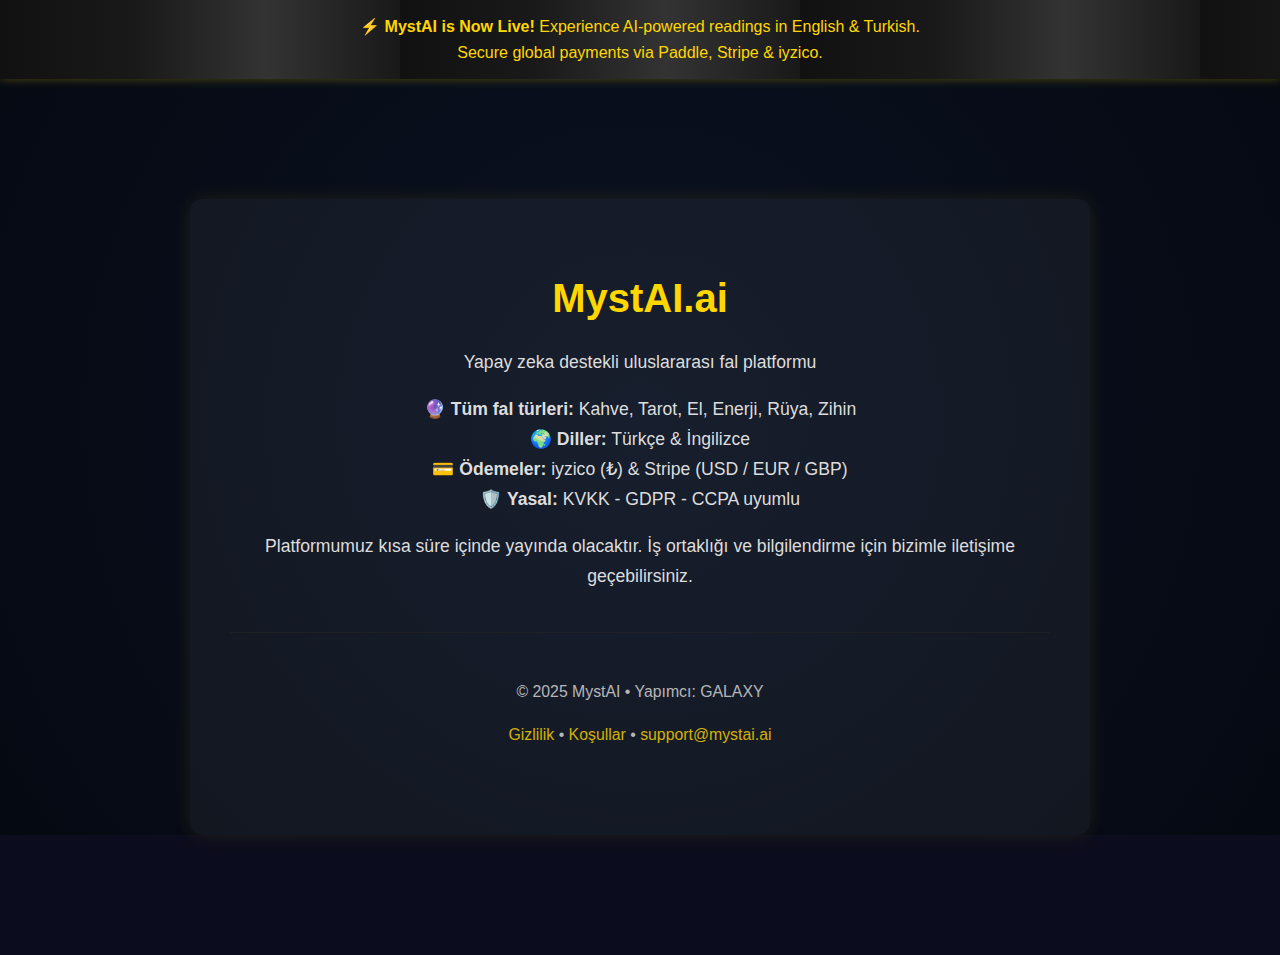
<file: index.html>
<!DOCTYPE html>
<html lang="en">
<head>
  <meta charset="UTF-8" />
  <meta name="viewport" content="width=device-width, initial-scale=1.0" />
  <title>MystAI.ai - AI-Powered Fortune Platform</title>
  <link rel="stylesheet" href="assets/styles.css" />
  <style>
    body {
      margin: 0;
      font-family: "Poppins", sans-serif;
      background: radial-gradient(circle at center, #0b1222, #050912);
      color: #fff;
      text-align: center;
    }

    .container {
      max-width: 900px;
      margin: 120px auto;
      padding: 40px;
      background: rgba(255, 255, 255, 0.05);
      border-radius: 12px;
      box-shadow: 0 0 20px rgba(255, 215, 0, 0.1);
    }

    h1 {
      color: #ffd700;
      font-size: 2.5em;
      margin-bottom: 10px;
    }

    p {
      line-height: 1.7em;
      font-size: 1.1em;
      color: #ddd;
    }

    footer {
      margin-top: 40px;
      font-size: 0.9em;
      color: #aaa;
    }

    a {
      color: #ffd700;
      text-decoration: none;
    }
    a:hover {
      text-decoration: underline;
    }

    /* Altın Banner Efekti */
    #status-banner {
      color: #ffd700;
      text-align: center;
      padding: 14px 20px;
      font-size: 16px;
      font-weight: 500;
      background: linear-gradient(90deg, #111, #191919, #333, #191919);
      background-size: 400px 100%;
      animation: shimmer 4s infinite linear;
      box-shadow: 0 0 10px rgba(255, 215, 0, 0.3);
    }

    @keyframes shimmer {
      0% { background-position: -200px 0; }
      100% { background-position: 200px 0; }
    }
  </style>
</head>
<body>

  <!-- 🟡 MystAI Dynamic Status Banner -->
  <script>
    const isLive = true; // Paddle onayı geldiğinde true kalacak

    const betaMessage = `
      <div id="status-banner">
        ⚡ <strong>MystAI Beta Notice:</strong> Our AI-powered fortune platform is in private beta.
        Public launch will follow Paddle compliance review.
      </div>
    `;

    const liveMessage = `
      <div id="status-banner">
        ⚡ <strong>MystAI is Now Live!</strong> Experience AI-powered readings in English & Turkish.<br>
        Secure global payments via Paddle, Stripe & iyzico.
      </div>
    `;

    document.addEventListener("DOMContentLoaded", () => {
      document.body.insertAdjacentHTML("afterbegin", isLive ? liveMessage : betaMessage);
    });
  </script>

  <div class="container">
    <h1>MystAI.ai</h1>
    <p>Yapay zeka destekli uluslararası fal platformu</p>

    <p>
      🔮 <strong>Tüm fal türleri:</strong> Kahve, Tarot, El, Enerji, Rüya, Zihin <br>
      🌍 <strong>Diller:</strong> Türkçe & İngilizce <br>
      💳 <strong>Ödemeler:</strong> iyzico (₺) & Stripe (USD / EUR / GBP) <br>
      🛡️ <strong>Yasal:</strong> KVKK - GDPR - CCPA uyumlu
    </p>

    <p>
      Platformumuz kısa süre içinde yayında olacaktır. İş ortaklığı ve bilgilendirme için bizimle iletişime geçebilirsiniz.
    </p>

    <footer>
      <p>© 2025 MystAI • Yapımcı: GALAXY</p>
      <p>
        <a href="privacy.html">Gizlilik</a> • 
        <a href="terms.html">Koşullar</a> • 
        <a href="mailto:support@mystai.ai">support@mystai.ai</a>
      </p>
    </footer>
  </div>
</body>
</html>
</file>
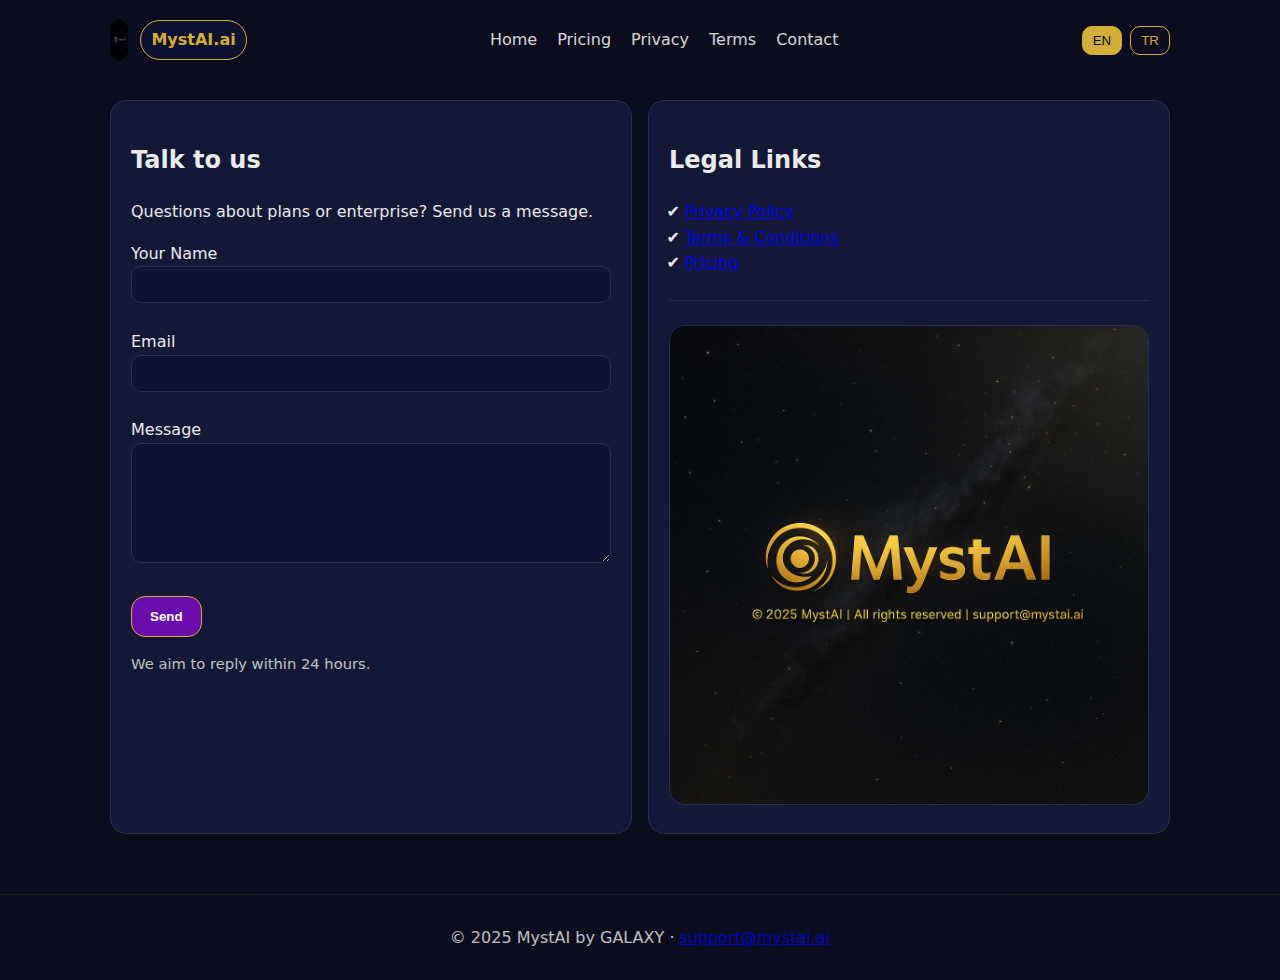
<file: contact.html>
<!DOCTYPE html><html lang="en"><head>
<meta charset="UTF-8"><meta name="viewport" content="width=device-width, initial-scale=1.0">
<title>MystAI — Contact</title><link rel="stylesheet" href="assets/styles.css"></head><body>
<nav class="container"><div class="brand"><img class="logo" src="assets/logo.jpg" alt="MystAI logo"><span class="badge">MystAI.ai</span></div>
<div><a href="index.html" data-i18n="nav_home">Home</a><a href="pricing.html" data-i18n="nav_pricing">Pricing</a><a href="privacy.html" data-i18n="nav_privacy">Privacy</a><a href="terms.html" data-i18n="nav_terms">Terms</a><a href="contact.html" data-i18n="nav_contact">Contact</a></div>
<div class="lang"><button id="enBtn" onclick="setLang('en')">EN</button><button id="trBtn" onclick="setLang('tr')">TR</button></div></nav>
<section class="container"><div class="grid-2">
<div class="card"><h2 data-i18n="talk">Talk to us</h2><p data-i18n="desc">Questions about plans or enterprise? Send us a message.</p>
<form action="mailto:support@mystai.ai" method="post" enctype="text/plain">
<label data-i18n="name">Your Name</label><br><input style="width:100%;padding:10px;border-radius:10px;border:1px solid #2a2d55;background:#0f1130;color:#fff" name="name" required><br><br>
<label data-i18n="email">Email</label><br><input type="email" style="width:100%;padding:10px;border-radius:10px;border:1px solid #2a2d55;background:#0f1130;color:#fff" name="email" required><br><br>
<label data-i18n="msg">Message</label><br><textarea style="width:100%;height:120px;padding:10px;border-radius:10px;border:1px solid #2a2d55;background:#0f1130;color:#fff" name="message" required></textarea><br><br>
<button class="btn" type="submit" data-i18n="send">Send</button></form>
<p class="small" style="opacity:.8" data-i18n="note">We aim to reply within 24 hours.</p></div>
<div class="card"><h2 data-i18n="legal">Legal Links</h2><ul class="check">
<li><a href="privacy.html">Privacy Policy</a></li><li><a href="terms.html">Terms & Conditions</a></li><li><a href="pricing.html">Pricing</a></li></ul>
<hr class="sep"><img class="responsive" src="assets/footer.png" alt="MystAI"></div></div></section>
<footer>© 2025 MystAI by GALAXY · <a href="mailto:support@mystai.ai">support@mystai.ai</a></footer>
<script>
const translations={nav_home:{en:"Home",tr:"Ana Sayfa"},nav_pricing:{en:"Pricing",tr:"Ücretlendirme"},nav_privacy:{en:"Privacy",tr:"Gizlilik"},nav_terms:{en:"Terms",tr:"Şartlar"},nav_contact:{en:"Contact",tr:"İletişim"},
talk:{en:"Talk to us",tr:"Bizimle iletişime geçin"},desc:{en:"Questions about plans or enterprise? Send us a message.",tr:"Planlar veya kurumsal çözümler hakkında sorunuz mu var? Bize yazın."},
name:{en:"Your Name",tr:"Adınız"},email:{en:"Email",tr:"E-posta"},msg:{en:"Message",tr:"Mesaj"},send:{en:"Send",tr:"Gönder"},note:{en:"We aim to reply within 24 hours.",tr:"24 saat içinde yanıtlamayı hedefliyoruz."},
legal:{en:"Legal Links",tr:"Yasal Bağlantılar"}};
</script><script>function setLang(lang){
  document.querySelectorAll('[data-i18n]').forEach(el=>{
    const key=el.getAttribute('data-i18n');const tr=translations[key]||{};
    el.innerText=(lang==='tr'?tr.tr:tr.en)||el.innerText;});
  document.querySelectorAll('[data-i18n-html]').forEach(el=>{
    const key=el.getAttribute('data-i18n-html');const tr=translations[key]||{};
    el.innerHTML=(lang==='tr'?tr.tr:tr.en)||el.innerHTML;});
  document.querySelectorAll('.lang button').forEach(b=>b.classList.remove('active'));
  document.getElementById(lang+'Btn').classList.add('active');
  localStorage.setItem('mystai_lang',lang);
}
const stored=localStorage.getItem('mystai_lang')||'en';
document.addEventListener('DOMContentLoaded',()=>setLang(stored));</script></body></html>
</file>
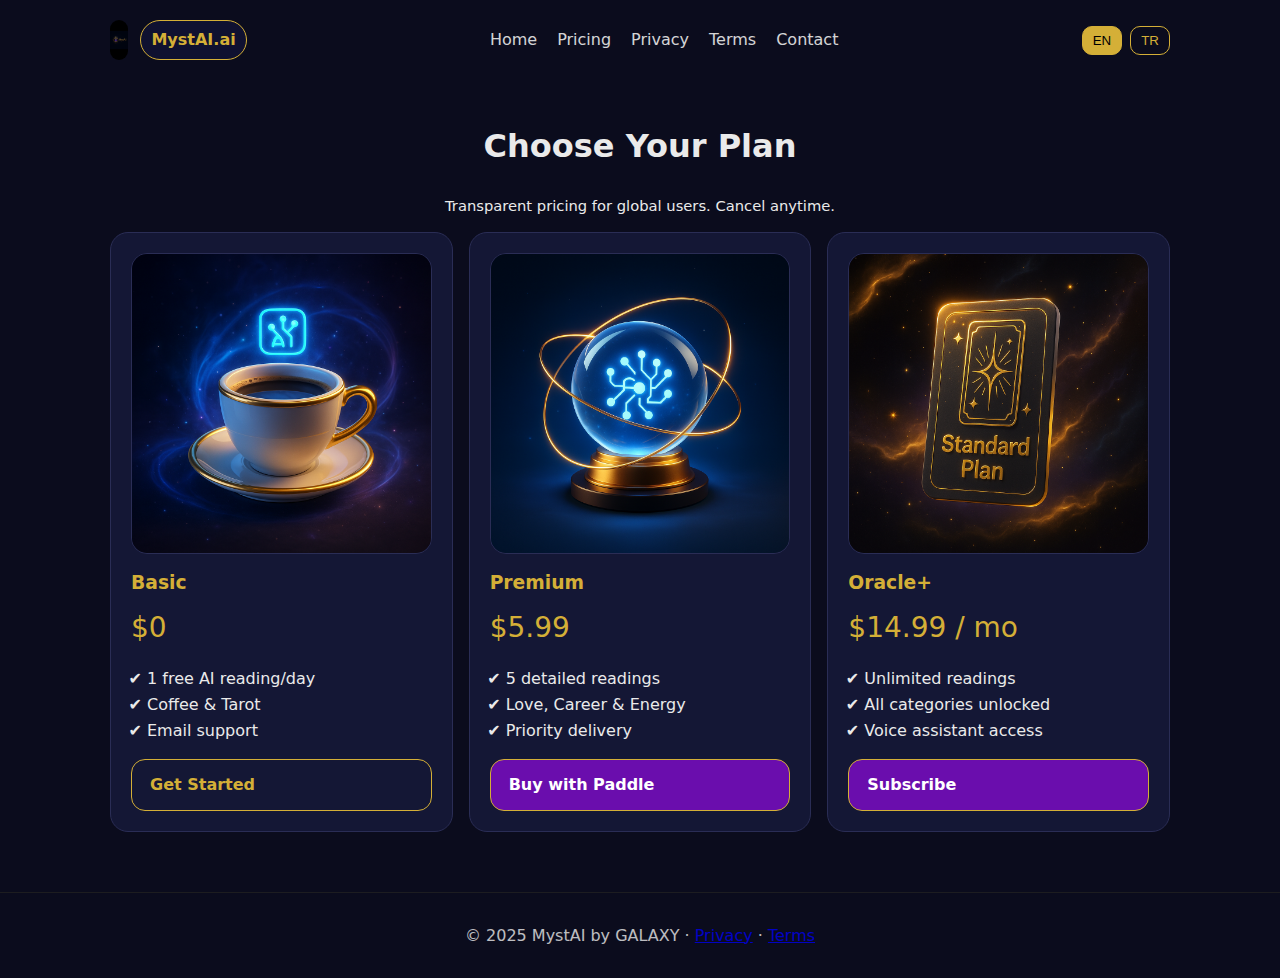
<file: pricing.html>
<!DOCTYPE html><html lang="en"><head>
<meta charset="UTF-8"><meta name="viewport" content="width=device-width, initial-scale=1.0">
<title>MystAI — Pricing</title><link rel="stylesheet" href="assets/styles.css"></head><body>
<nav class="container"><div class="brand"><img class="logo" src="assets/logo.jpg" alt="MystAI logo"><span class="badge">MystAI.ai</span></div>
<div><a href="index.html" data-i18n="nav_home">Home</a><a href="pricing.html" data-i18n="nav_pricing">Pricing</a><a href="privacy.html" data-i18n="nav_privacy">Privacy</a><a href="terms.html" data-i18n="nav_terms">Terms</a><a href="contact.html" data-i18n="nav_contact">Contact</a></div>
<div class="lang"><button id="enBtn" onclick="setLang('en')">EN</button><button id="trBtn" onclick="setLang('tr')">TR</button></div></nav>
<section class="container"><h1 class="center" data-i18n="title">Choose Your Plan</h1>
<p class="center small" data-i18n="subtitle">Transparent pricing for global users. Cancel anytime.</p>
<div class="grid-3">
  <div class="plan"><div><img class="responsive" src="assets/icons/basic.png" alt="Basic"><h3 data-i18n="p1">Basic</h3>
  <div class="price">$0</div><ul class="check"><li data-i18n="p1f1">1 free AI reading/day</li><li data-i18n="p1f2">Coffee & Tarot</li><li data-i18n="p1f3">Email support</li></ul></div>
  <a class="btn secondary" href="contact.html" data-i18n="p1cta">Get Started</a></div>
  <div class="plan"><div><img class="responsive" src="assets/icons/premium.png" alt="Premium"><h3 data-i18n="p2">Premium</h3>
  <div class="price">$5.99</div><ul class="check"><li data-i18n="p2f1">5 detailed readings</li><li data-i18n="p2f2">Love, Career & Energy</li><li data-i18n="p2f3">Priority delivery</li></ul></div>
  <a class="btn" href="#" data-i18n="buy_paddle" title="Replace with Paddle checkout link">Buy with Paddle</a></div>
  <div class="plan"><div><img class="responsive" src="assets/icons/advanced.png" alt="Oracle+"><h3 data-i18n="p3">Oracle+</h3>
  <div class="price">$14.99 / mo</div><ul class="check"><li data-i18n="p3f1">Unlimited readings</li><li data-i18n="p3f2">All categories unlocked</li><li data-i18n="p3f3">Voice assistant access</li></ul></div>
  <a class="btn" href="#" data-i18n="buy_sub" title="Replace with Paddle subscription link">Subscribe</a></div>
</div></section>
<footer>© 2025 MystAI by GALAXY · <a href="privacy.html">Privacy</a> · <a href="terms.html">Terms</a></footer>
<script>
const translations={nav_home:{en:"Home",tr:"Ana Sayfa"},nav_pricing:{en:"Pricing",tr:"Ücretlendirme"},nav_privacy:{en:"Privacy",tr:"Gizlilik"},nav_terms:{en:"Terms",tr:"Şartlar"},nav_contact:{en:"Contact",tr:"İletişim"},
title:{en:"Choose Your Plan",tr:"Planını Seç"},subtitle:{en:"Transparent pricing for global users. Cancel anytime.",tr:"Global kullanıcılar için şeffaf fiyatlandırma. İstediğin zaman iptal."},
p1:{en:"Basic",tr:"Temel"},p1f1:{en:"1 free AI reading/day",tr:"Günde 1 ücretsiz fal"},p1f2:{en:"Coffee & Tarot",tr:"Kahve & Tarot"},p1f3:{en:"Email support",tr:"E-posta desteği"},p1cta:{en:"Get Started",tr:"Hemen Başla"},
p2:{en:"Premium",tr:"Premium"},p2f1:{en:"5 detailed readings",tr:"5 detaylı yorum"},p2f2:{en:"Love, Career & Energy",tr:"Aşk, Kariyer & Enerji"},p2f3:{en:"Priority delivery",tr:"Öncelikli teslim"},
p3:{en:"Oracle+",tr:"Oracle+"},p3f1:{en:"Unlimited readings",tr:"Sınırsız yorum"},p3f2:{en:"All categories unlocked",tr:"Tüm kategoriler açık"},p3f3:{en:"Voice assistant access",tr:"Sesli asistan erişimi"},
buy_paddle:{en:"Buy with Paddle",tr:"Paddle ile Satın Al"},buy_sub:{en:"Subscribe",tr:"Abone Ol"}};
</script><script>function setLang(lang){
  document.querySelectorAll('[data-i18n]').forEach(el=>{
    const key=el.getAttribute('data-i18n');const tr=translations[key]||{};
    el.innerText=(lang==='tr'?tr.tr:tr.en)||el.innerText;});
  document.querySelectorAll('[data-i18n-html]').forEach(el=>{
    const key=el.getAttribute('data-i18n-html');const tr=translations[key]||{};
    el.innerHTML=(lang==='tr'?tr.tr:tr.en)||el.innerHTML;});
  document.querySelectorAll('.lang button').forEach(b=>b.classList.remove('active'));
  document.getElementById(lang+'Btn').classList.add('active');
  localStorage.setItem('mystai_lang',lang);
}
const stored=localStorage.getItem('mystai_lang')||'en';
document.addEventListener('DOMContentLoaded',()=>setLang(stored));</script></body></html>
</file>
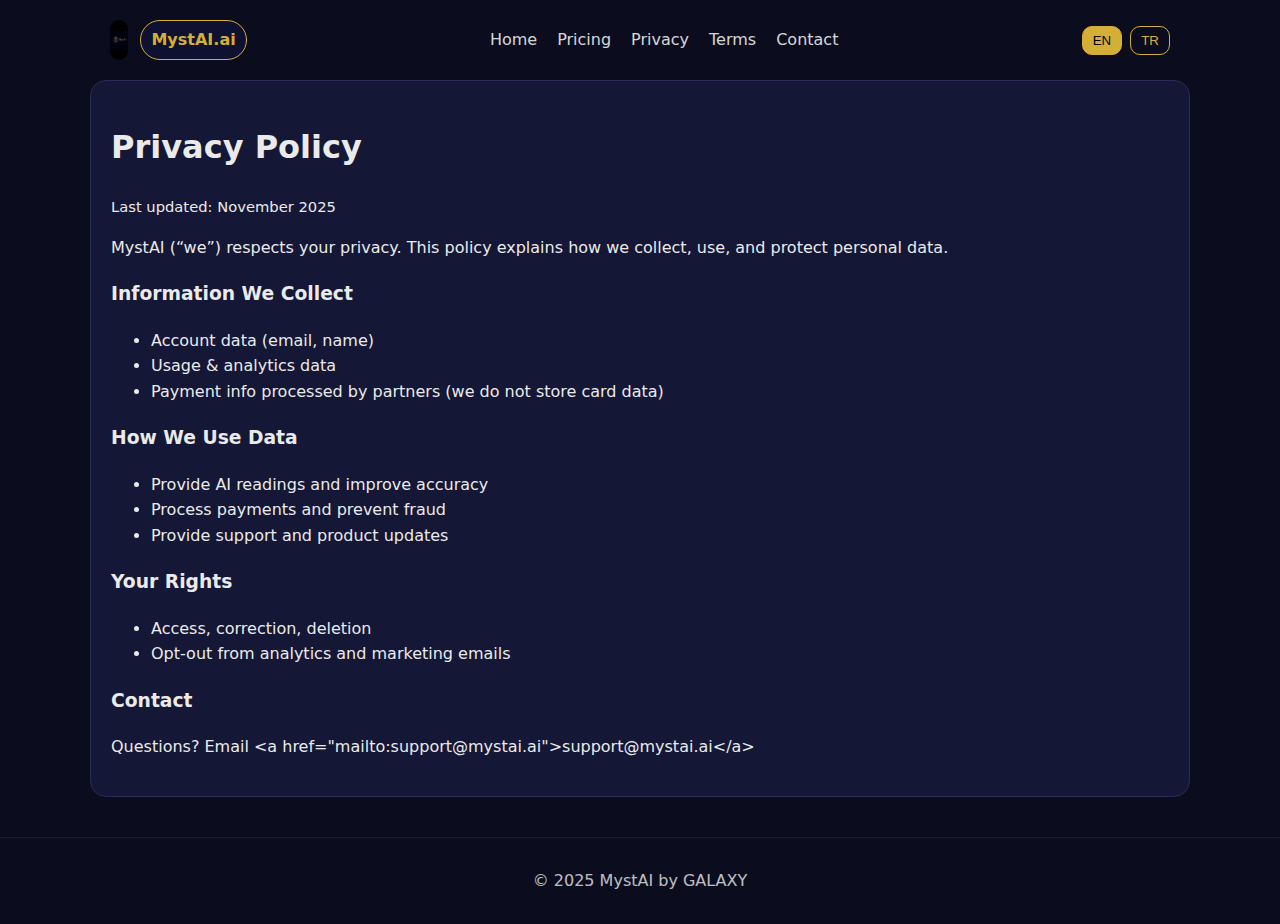
<file: privacy.html>
<!DOCTYPE html><html lang="en"><head>
<meta charset="UTF-8"><meta name="viewport" content="width=device-width, initial-scale=1.0">
<title>MystAI — Privacy Policy</title><link rel="stylesheet" href="assets/styles.css"></head><body>
<nav class="container"><div class="brand"><img class="logo" src="assets/logo.jpg" alt="MystAI logo"><span class="badge">MystAI.ai</span></div>
<div><a href="index.html" data-i18n="nav_home">Home</a><a href="pricing.html" data-i18n="nav_pricing">Pricing</a><a href="privacy.html" data-i18n="nav_privacy">Privacy</a><a href="terms.html" data-i18n="nav_terms">Terms</a><a href="contact.html" data-i18n="nav_contact">Contact</a></div>
<div class="lang"><button id="enBtn" onclick="setLang('en')">EN</button><button id="trBtn" onclick="setLang('tr')">TR</button></div></nav>
<section class="container card"><h1 data-i18n="title">Privacy Policy</h1><p class="small" data-i18n="updated">Last updated: November 2025</p>
<p data-i18n="p1">MystAI (“we”) respects your privacy. This policy explains how we collect, use, and protect personal data.</p>
<h3 data-i18n="h_collect">Information We Collect</h3><ul>
<li data-i18n="c1">Account data (email, name)</li><li data-i18n="c2">Usage & analytics data</li><li data-i18n="c3">Payment info processed by partners (we do not store card data)</li></ul>
<h3 data-i18n="h_use">How We Use Data</h3><ul>
<li data-i18n="u1">Provide AI readings and improve accuracy</li><li data-i18n="u2">Process payments and prevent fraud</li><li data-i18n="u3">Provide support and product updates</li></ul>
<h3 data-i18n="h_rights">Your Rights</h3><ul><li data-i18n="r1">Access, correction, deletion</li><li data-i18n="r2">Opt-out from analytics and marketing emails</li></ul>
<h3 data-i18n="h_contact">Contact</h3><p data-i18n="contact">Questions? Email <a href="mailto:support@mystai.ai">support@mystai.ai</a></p></section>
<footer>© 2025 MystAI by GALAXY</footer>
<script>
const translations={nav_home:{en:"Home",tr:"Ana Sayfa"},nav_pricing:{en:"Pricing",tr:"Ücretlendirme"},nav_privacy:{en:"Privacy",tr:"Gizlilik"},nav_terms:{en:"Terms",tr:"Şartlar"},nav_contact:{en:"Contact",tr:"İletişim"},
title:{en:"Privacy Policy",tr:"Gizlilik Politikası"},updated:{en:"Last updated: November 2025",tr:"Son güncelleme: Kasım 2025"},
p1:{en:"MystAI (“we”) respects your privacy. This policy explains how we collect, use, and protect personal data.",tr:"MystAI (“biz”) gizliliğinize saygı duyar. Bu politika kişisel verilerin nasıl toplandığını, kullanıldığını ve korunduğunu açıklar."},
h_collect:{en:"Information We Collect",tr:"Topladığımız Bilgiler"},c1:{en:"Account data (email, name)",tr:"Hesap verileri (e-posta, ad)"},c2:{en:"Usage & analytics data",tr:"Kullanım ve analitik veriler"},c3:{en:"Payment info processed by partners (we do not store card data)",tr:"Ödeme bilgileri iş ortakları tarafından işlenir (kart verisi saklamayız)"},
h_use:{en:"How We Use Data",tr:"Verileri Nasıl Kullanırız"},u1:{en:"Provide AI readings and improve accuracy",tr:"Yapay zekâ yorumları sunmak ve doğruluğu geliştirmek"},u2:{en:"Process payments and prevent fraud",tr:"Ödemeleri işlemek ve sahteciliği önlemek"},u3:{en:"Provide support and product updates",tr:"Destek sağlamak ve ürün güncellemeleri sunmak"},
h_rights:{en:"Your Rights",tr:"Haklarınız"},r1:{en:"Access, correction, deletion",tr:"Erişim, düzeltme, silme"},r2:{en:"Opt-out from analytics and marketing emails",tr:"Analitik ve pazarlama e-postalarından vazgeçme"},
h_contact:{en:"Contact",tr:"İletişim"},contact:{en:'Questions? Email <a href="mailto:support@mystai.ai">support@mystai.ai</a>',tr:'Sorular için: <a href="mailto:support@mystai.ai">support@mystai.ai</a>'}};
</script><script>function setLang(lang){
  document.querySelectorAll('[data-i18n]').forEach(el=>{
    const key=el.getAttribute('data-i18n');const tr=translations[key]||{};
    el.innerText=(lang==='tr'?tr.tr:tr.en)||el.innerText;});
  document.querySelectorAll('[data-i18n-html]').forEach(el=>{
    const key=el.getAttribute('data-i18n-html');const tr=translations[key]||{};
    el.innerHTML=(lang==='tr'?tr.tr:tr.en)||el.innerHTML;});
  document.querySelectorAll('.lang button').forEach(b=>b.classList.remove('active'));
  document.getElementById(lang+'Btn').classList.add('active');
  localStorage.setItem('mystai_lang',lang);
}
const stored=localStorage.getItem('mystai_lang')||'en';
document.addEventListener('DOMContentLoaded',()=>setLang(stored));</script></body></html>
</file>
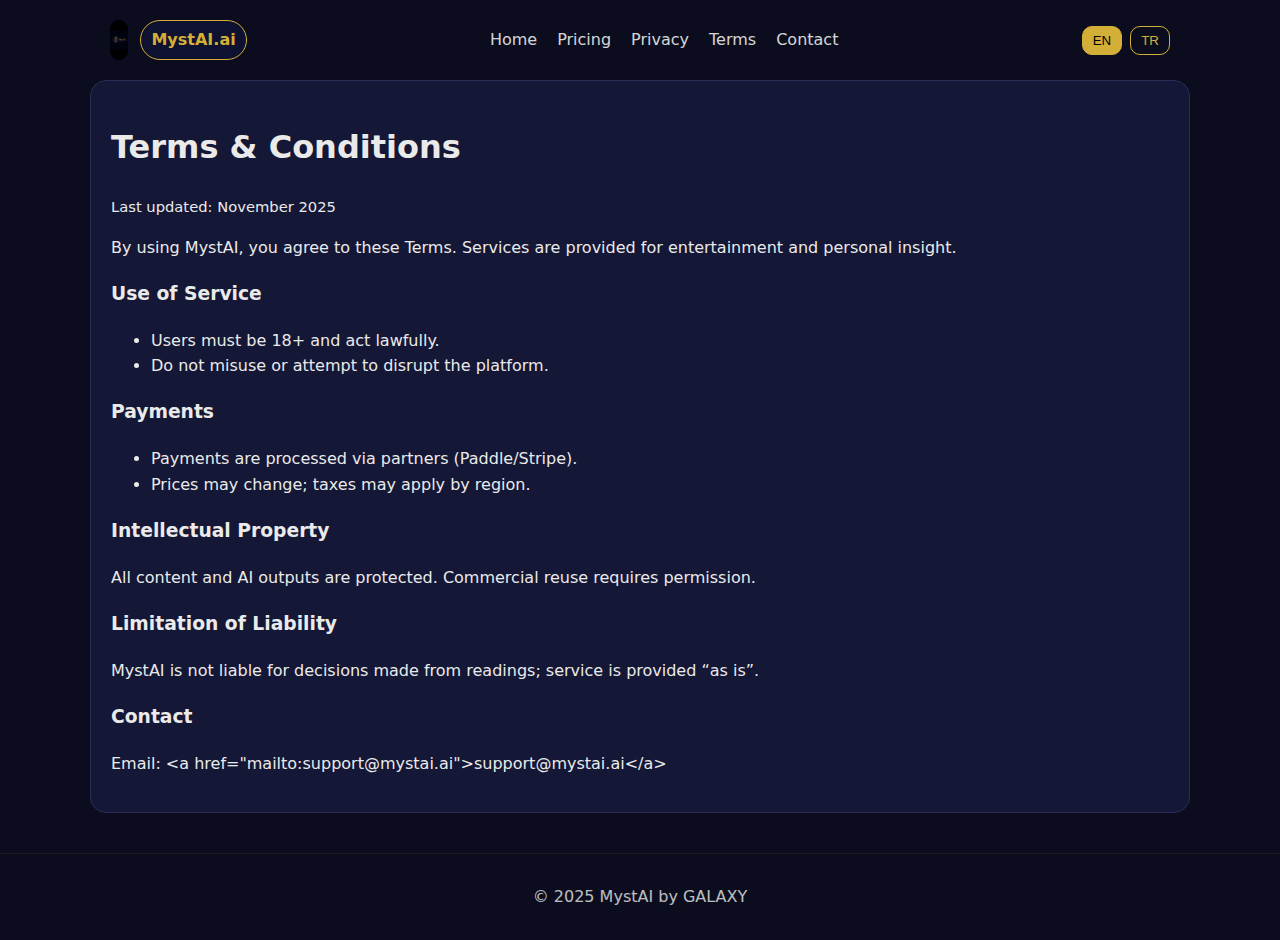
<file: terms.html>
<!DOCTYPE html><html lang="en"><head>
<meta charset="UTF-8"><meta name="viewport" content="width=device-width, initial-scale=1.0">
<title>MystAI — Terms & Conditions</title><link rel="stylesheet" href="assets/styles.css"></head><body>
<nav class="container"><div class="brand"><img class="logo" src="assets/logo.jpg" alt="MystAI logo"><span class="badge">MystAI.ai</span></div>
<div><a href="index.html" data-i18n="nav_home">Home</a><a href="pricing.html" data-i18n="nav_pricing">Pricing</a><a href="privacy.html" data-i18n="nav_privacy">Privacy</a><a href="terms.html" data-i18n="nav_terms">Terms</a><a href="contact.html" data-i18n="nav_contact">Contact</a></div>
<div class="lang"><button id="enBtn" onclick="setLang('en')">EN</button><button id="trBtn" onclick="setLang('tr')">TR</button></div></nav>
<section class="container card"><h1 data-i18n="title">Terms & Conditions</h1><p class="small" data-i18n="updated">Last updated: November 2025</p>
<p data-i18n="t1">By using MystAI, you agree to these Terms. Services are provided for entertainment and personal insight.</p>
<h3 data-i18n="h_use">Use of Service</h3><ul><li data-i18n="tu1">Users must be 18+ and act lawfully.</li><li data-i18n="tu2">Do not misuse or attempt to disrupt the platform.</li></ul>
<h3 data-i18n="h_pay">Payments</h3><ul><li data-i18n="tp1">Payments are processed via partners (Paddle/Stripe).</li><li data-i18n="tp2">Prices may change; taxes may apply by region.</li></ul>
<h3 data-i18n="h_ip">Intellectual Property</h3><p data-i18n="ip1">All content and AI outputs are protected. Commercial reuse requires permission.</p>
<h3 data-i18n="h_liab">Limitation of Liability</h3><p data-i18n="li1">MystAI is not liable for decisions made from readings; service is provided “as is”.</p>
<h3 data-i18n="h_contact">Contact</h3><p data-i18n="contact">Email: <a href="mailto:support@mystai.ai">support@mystai.ai</a></p></section>
<footer>© 2025 MystAI by GALAXY</footer>
<script>
const translations={nav_home:{en:"Home",tr:"Ana Sayfa"},nav_pricing:{en:"Pricing",tr:"Ücretlendirme"},nav_privacy:{en:"Privacy",tr:"Gizlilik"},nav_terms:{en:"Terms",tr:"Şartlar"},nav_contact:{en:"Contact",tr:"İletişim"},
title:{en:"Terms & Conditions",tr:"Kullanım Şartları"},updated:{en:"Last updated: November 2025",tr:"Son güncelleme: Kasım 2025"},
t1:{en:"By using MystAI, you agree to these Terms. Services are provided for entertainment and personal insight.",tr:"MystAI'yi kullanarak bu şartları kabul etmiş olursunuz. Hizmetler eğlence ve kişisel içgörü amaçlıdır."},
h_use:{en:"Use of Service",tr:"Hizmetin Kullanımı"},tu1:{en:"Users must be 18+ and act lawfully.",tr:"Kullanıcılar 18+ olmalı ve yasalara uygun davranmalıdır."},tu2:{en:"Do not misuse or attempt to disrupt the platform.",tr:"Platformu kötüye kullanmayın veya hizmete müdahale etmeyin."},
h_pay:{en:"Payments",tr:"Ödemeler"},tp1:{en:"Payments are processed via partners (Paddle/Stripe).",tr:"Ödemeler iş ortakları (Paddle/Stripe) üzerinden alınır."},tp2:{en:"Prices may change; taxes may apply by region.",tr:"Fiyatlar değişebilir; bölgesel vergiler uygulanabilir."},
h_ip:{en:"Intellectual Property",tr:"Fikri Mülkiyet"},ip1:{en:"All content and AI outputs are protected. Commercial reuse requires permission.",tr:"Tüm içerik ve AI çıktıları korunur. Ticari yeniden kullanım izin gerektirir."},
h_liab:{en:"Limitation of Liability",tr:"Sorumluluk Reddi"},li1:{en:"MystAI is not liable for decisions made from readings; service is provided “as is”.",tr:"MystAI, yorumlara dayanarak verilen kararlardan sorumlu değildir; hizmet 'olduğu gibi' sunulur."},
h_contact:{en:"Contact",tr:"İletişim"},contact:{en:'Email: <a href="mailto:support@mystai.ai">support@mystai.ai</a>',tr:'E-posta: <a href="mailto:support@mystai.ai">support@mystai.ai</a>'}};
</script><script>function setLang(lang){
  document.querySelectorAll('[data-i18n]').forEach(el=>{
    const key=el.getAttribute('data-i18n');const tr=translations[key]||{};
    el.innerText=(lang==='tr'?tr.tr:tr.en)||el.innerText;});
  document.querySelectorAll('[data-i18n-html]').forEach(el=>{
    const key=el.getAttribute('data-i18n-html');const tr=translations[key]||{};
    el.innerHTML=(lang==='tr'?tr.tr:tr.en)||el.innerHTML;});
  document.querySelectorAll('.lang button').forEach(b=>b.classList.remove('active'));
  document.getElementById(lang+'Btn').classList.add('active');
  localStorage.setItem('mystai_lang',lang);
}
const stored=localStorage.getItem('mystai_lang')||'en';
document.addEventListener('DOMContentLoaded',()=>setLang(stored));</script></body></html>
</file>
<file: assets/styles.css>
:root{--bg:#0b0c1d;--panel:#141735;--gold:#d4af37;--purple:#6a0dad;--text:#eaeaea}
*{box-sizing:border-box}html,body{margin:0;padding:0;background:var(--bg);color:var(--text);font-family:Poppins,system-ui,Arial,sans-serif;line-height:1.6}
.container{max-width:1100px;margin:0 auto;padding:20px}
nav{display:flex;align-items:center;justify-content:space-between;padding:16px 0}
nav .brand{display:flex;gap:12px;align-items:center}
nav img.logo{height:40px;width:auto;border-radius:10px}
nav a{color:var(--text);text-decoration:none;margin:0 10px;opacity:.9}nav a:hover{color:var(--gold)}
.lang{display:flex;gap:8px}.lang button{background:transparent;border:1px solid var(--gold);color:var(--gold);padding:6px 10px;border-radius:10px;cursor:pointer}
.lang button.active{background:var(--gold);color:#000}
.hero{display:grid;grid-template-columns:1.2fr 1fr;gap:24px;align-items:center;padding:40px 0}
.hero .copy h1{color:var(--gold);font-size:40px;margin:0 0 12px}.hero .copy p{opacity:.9}
.cta{display:flex;gap:12px;margin-top:20px}
.btn{background:var(--purple);border:1px solid var(--gold);color:#fff;padding:12px 18px;border-radius:14px;font-weight:600;text-decoration:none;display:inline-block}
.btn.secondary{background:transparent;color:var(--gold)}
.card{background:var(--panel);border:1px solid #2a2d55;border-radius:16px;padding:20px}
.grid-3{display:grid;grid-template-columns:repeat(3,1fr);gap:16px}
.grid-2{display:grid;grid-template-columns:1fr 1fr;gap:16px}
.features li{margin:6px 0}footer{margin-top:40px;padding:30px 0;border-top:1px solid #222;text-align:center;opacity:.8}
.center{text-align:center}img.responsive{max-width:100%;height:auto;border-radius:16px;border:1px solid #2a2d55}.small{font-size:.92rem}
hr.sep{border:0;border-top:1px solid #2a2d55;margin:24px 0}.badge{display:inline-block;background:#0f1130;border:1px solid var(--gold);padding:6px 10px;border-radius:999px;color:var(--gold);font-weight:600}
.plan{background:var(--panel);border:1px solid #2a2d55;border-radius:18px;padding:20px;display:flex;flex-direction:column;justify-content:space-between}
.plan h3{color:var(--gold);margin:6px 0}.price{font-size:28px;color:var(--gold);margin:8px 0}ul.check{list-style:'✔ ';padding-left:16px}
.hero img{box-shadow:0 0 40px rgba(212,175,55,.15)}
@media(max-width:900px){.hero{grid-template-columns:1fr}.grid-3{grid-template-columns:1fr}.grid-2{grid-template-columns:1fr}}
</file>
